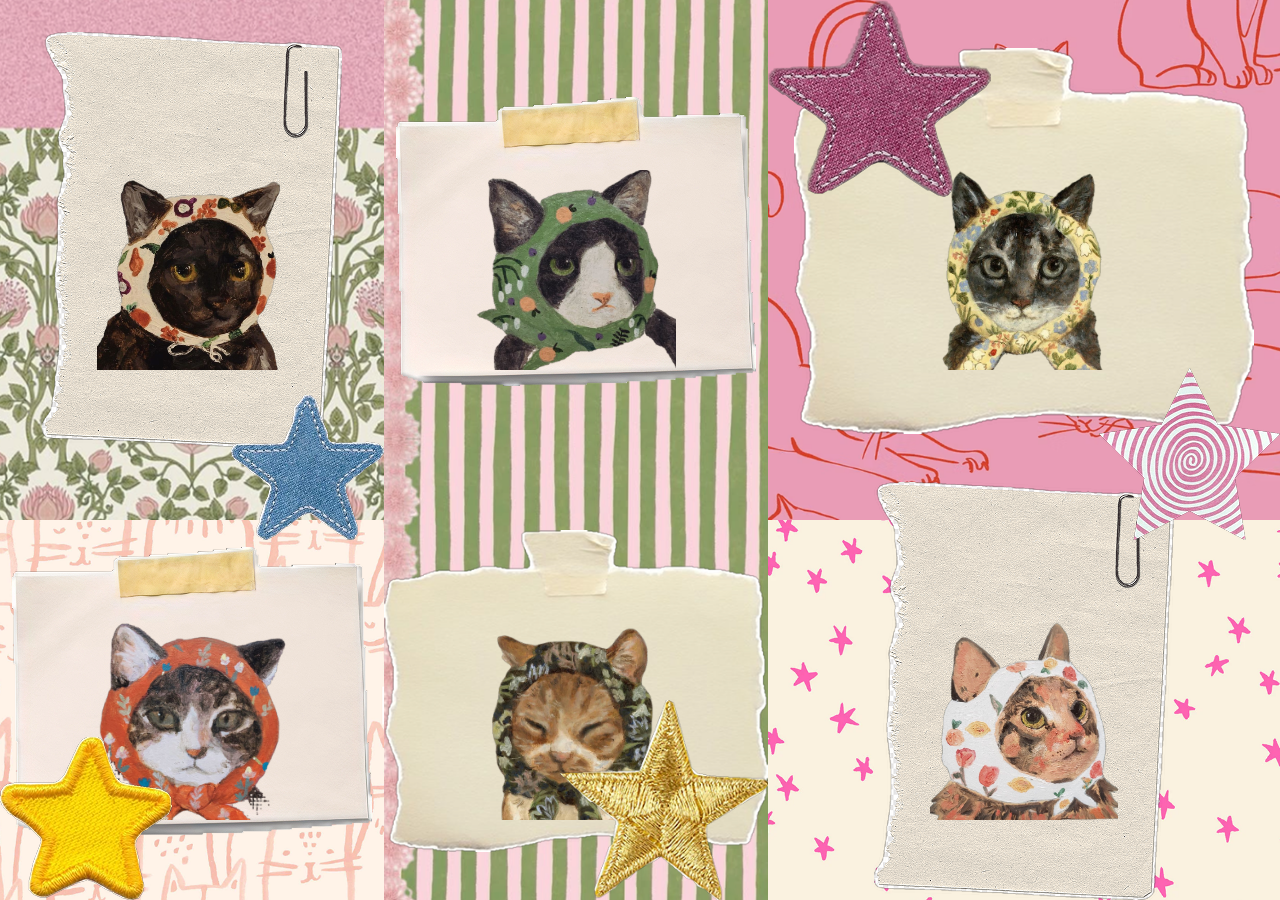
<file: Collage/page3.html>
<!doctype html>
<html lang="en">
  <head>
    <meta charset="UTF-8" />
    <meta name="viewport" content="width=device-width, initial-scale=1.0" />
    <title>Page 3</title>
    <link rel="stylesheet" href="style2.css" />
  </head>
  <body>
    <div class="catbackground">
      <img src="Assets/c1.png" alt="catpattern" class="topleft" />
      <img src="Assets/c2.png" alt="catpattern" class="bottomleft" />
      <img src="Assets/c3.png" alt="catpattern" class="middle" />
      <img src="Assets/c4.png" alt="catpattern" class="topright" />
      <img src="Assets/c5.png" alt="catpattern" class="bottomright" />
    </div>
    <div class="notecards">
      <img src="Assets/note1.png" alt="Note 1" class="topleft" />
      <img src="Assets/note2.png" alt="Note 2" class="bottomleft" />
      <img src="Assets/note3.png" alt="Note 3" class="bottommiddle" />
      <img src="Assets/note2.png" alt="Note 4" class="topmiddle" />
      <img src="Assets/note3.png" alt="Note 5" class="topright" />
      <img src="Assets/note1.png" alt="Note 6" class="bottomright" />
    </div>
    <div class="cats">
      <img src="Assets/meow1.png" alt="cat1" class="cat1" />
      <img src="Assets/meow2.png" alt="cat2" class="cat2" />
      <img src="Assets/meow3.png" alt="cat3" class="cat3" />
      <img src="Assets/meow4.png" alt="cat4" class="cat4" />
      <img src="Assets/meow5.png" alt="cat5" class="cat5" />
      <img src="Assets/meow6.png" alt="cat6" class="cat6" />
    </div>
    <div class="stars">
      <img src="Assets/star1.png" alt="star1" class="star-yellow" />
      <img src="Assets/star2.png" alt="star2" class="star-blue" />
      <img src="Assets/star3.png" alt="star3" class="star-gold" />
      <img src="Assets/star4.png" alt="star4" class="star-magenta" />
      <img src="Assets/star5.png" alt="star5" class="star-swirl" />
    </div>

    <script src="script.js"></script>
  </body>
</html>
</file>
<file: Collage/style2.css>
body {
  margin: 0;
}
.catbackground {
  display: grid;
  grid-template-columns: 30fr 30fr 40fr;
  grid-template-rows: 3fr 2fr;
  grid-template-areas:
    "topleft middle topright"
    "bottomleft middle bottomright";
  gap: 0;
  height: 100vh;
}

.topleft {
  grid-area: topleft;
}
.bottomleft {
  grid-area: bottomleft;
}
.middle {
  grid-area: middle;
}
.topright {
  grid-area: topright;
}
.bottomright {
  grid-area: bottomright;
}

.catbackground img {
  width: 100%;
  height: 100%;
  object-fit: cover;
  display: block;
}

.notecards {
  position: absolute;
  top: 0;
  left: 0;
  width: 100%;
  height: 100vh;
  display: grid;
  grid-template-columns: 30fr 30fr 40fr;
  grid-template-rows: 3fr 2fr;
  grid-template-areas:
    "topleft    topmiddle    topright"
    "bottomleft bottommiddle bottomright";
  z-index: 1;
}

.topleft {
  grid-area: topleft;
}
.topmiddle {
  grid-area: topmiddle;
}
.topright {
  grid-area: topright;
}
.bottomleft {
  grid-area: bottomleft;
}
.bottommiddle {
  grid-area: bottommiddle;
}
.bottomright {
  grid-area: bottomright;
}

.notecards img {
  max-width: 100%;
  max-height: 100%;
  width: auto;
  height: auto;
  object-fit: contain;
  justify-self: center;
  align-self: center;
  display: block;
}

.cats {
  position: absolute;
  top: 0;
  left: 0;
  width: 100%;
  height: 100vh;
  display: grid;
  grid-template-columns: 30fr 30fr 40fr;
  grid-template-rows: 3fr 2fr;
  grid-template-areas:
    "topleft    topmiddle    topright"
    "bottomleft bottommiddle bottomright";
  z-index: 1;
}

.cats img {
  max-width: auto;
  max-height: 200px;
  width: auto;
  height: auto;
  object-fit: contain;
  justify-self: center;
  align-self: center;
  display: block;
}

.stars {
  position: absolute;
  inset: 0;
  width: 100%;
  height: 100%;
  display: grid;
  grid-template-columns: 30fr 30fr 40fr;
  grid-template-rows: 3fr 2fr;
  grid-template-areas:
    "topleft    topmiddle    topright"
    "bottomleft bottommiddle bottomright";
  z-index: 2;
}

.stars img {
  max-height: 200px;
  width: auto;
  height: auto;
  object-fit: contain;
  display: block;
}

.star-yellow {
  grid-area: bottomleft;
  justify-self: start;
  align-self: end;
}
.star-blue {
  grid-area: topleft;
  justify-self: end;
  align-self: end;
}
.star-gold {
  grid-area: bottommiddle;
  justify-self: end;
  align-self: end;
}
.star-magenta {
  grid-area: topright;
  justify-self: start;
  align-self: start;
}
.star-swirl {
  grid-area: topright;
  justify-self: end;
  align-self: end;
}

@keyframes star-pop {
  0% {
    scale: 0;
    opacity: 0;
  }
  60% {
    scale: 1.2;
    opacity: 1;
  }
  100% {
    scale: 1;
    opacity: 1;
  }
}

.stars img.pop {
  animation: star-pop 0.5s cubic-bezier(0.34, 1.56, 0.64, 1) both;
}
</file>
